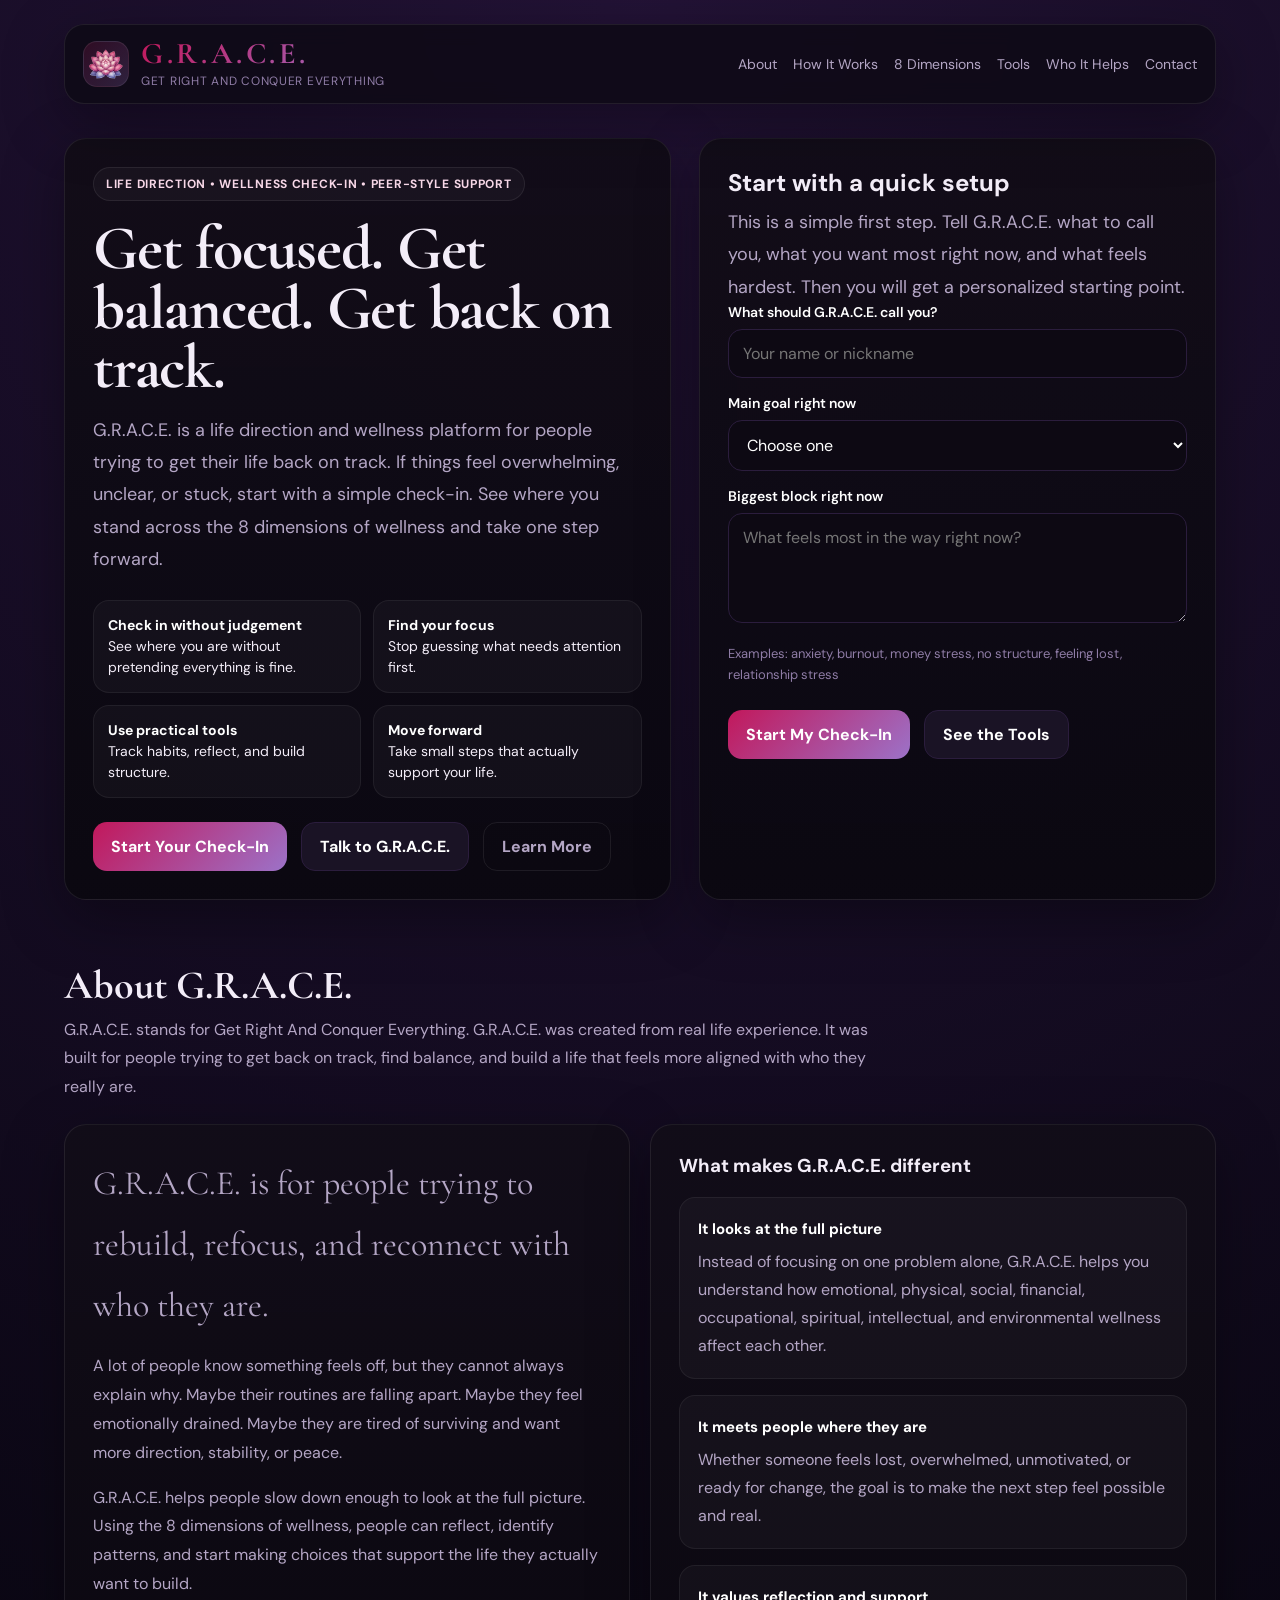
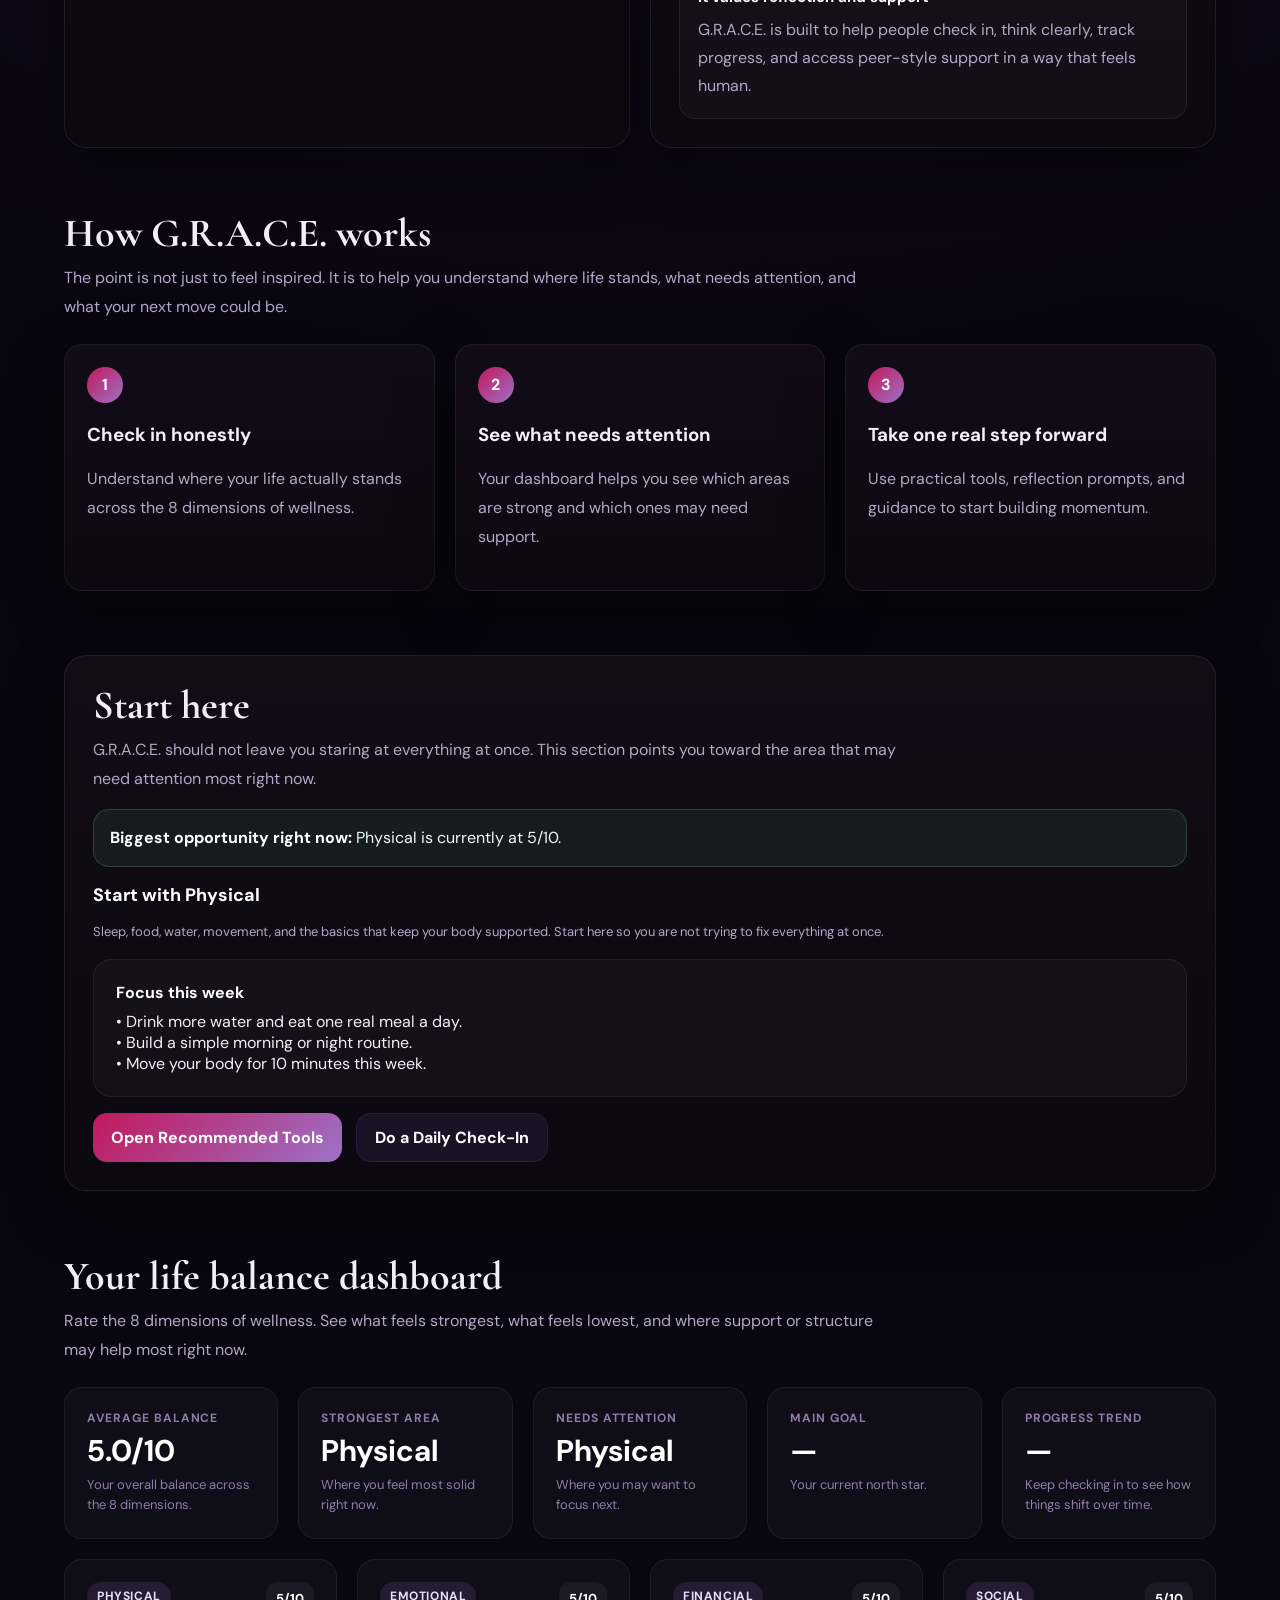
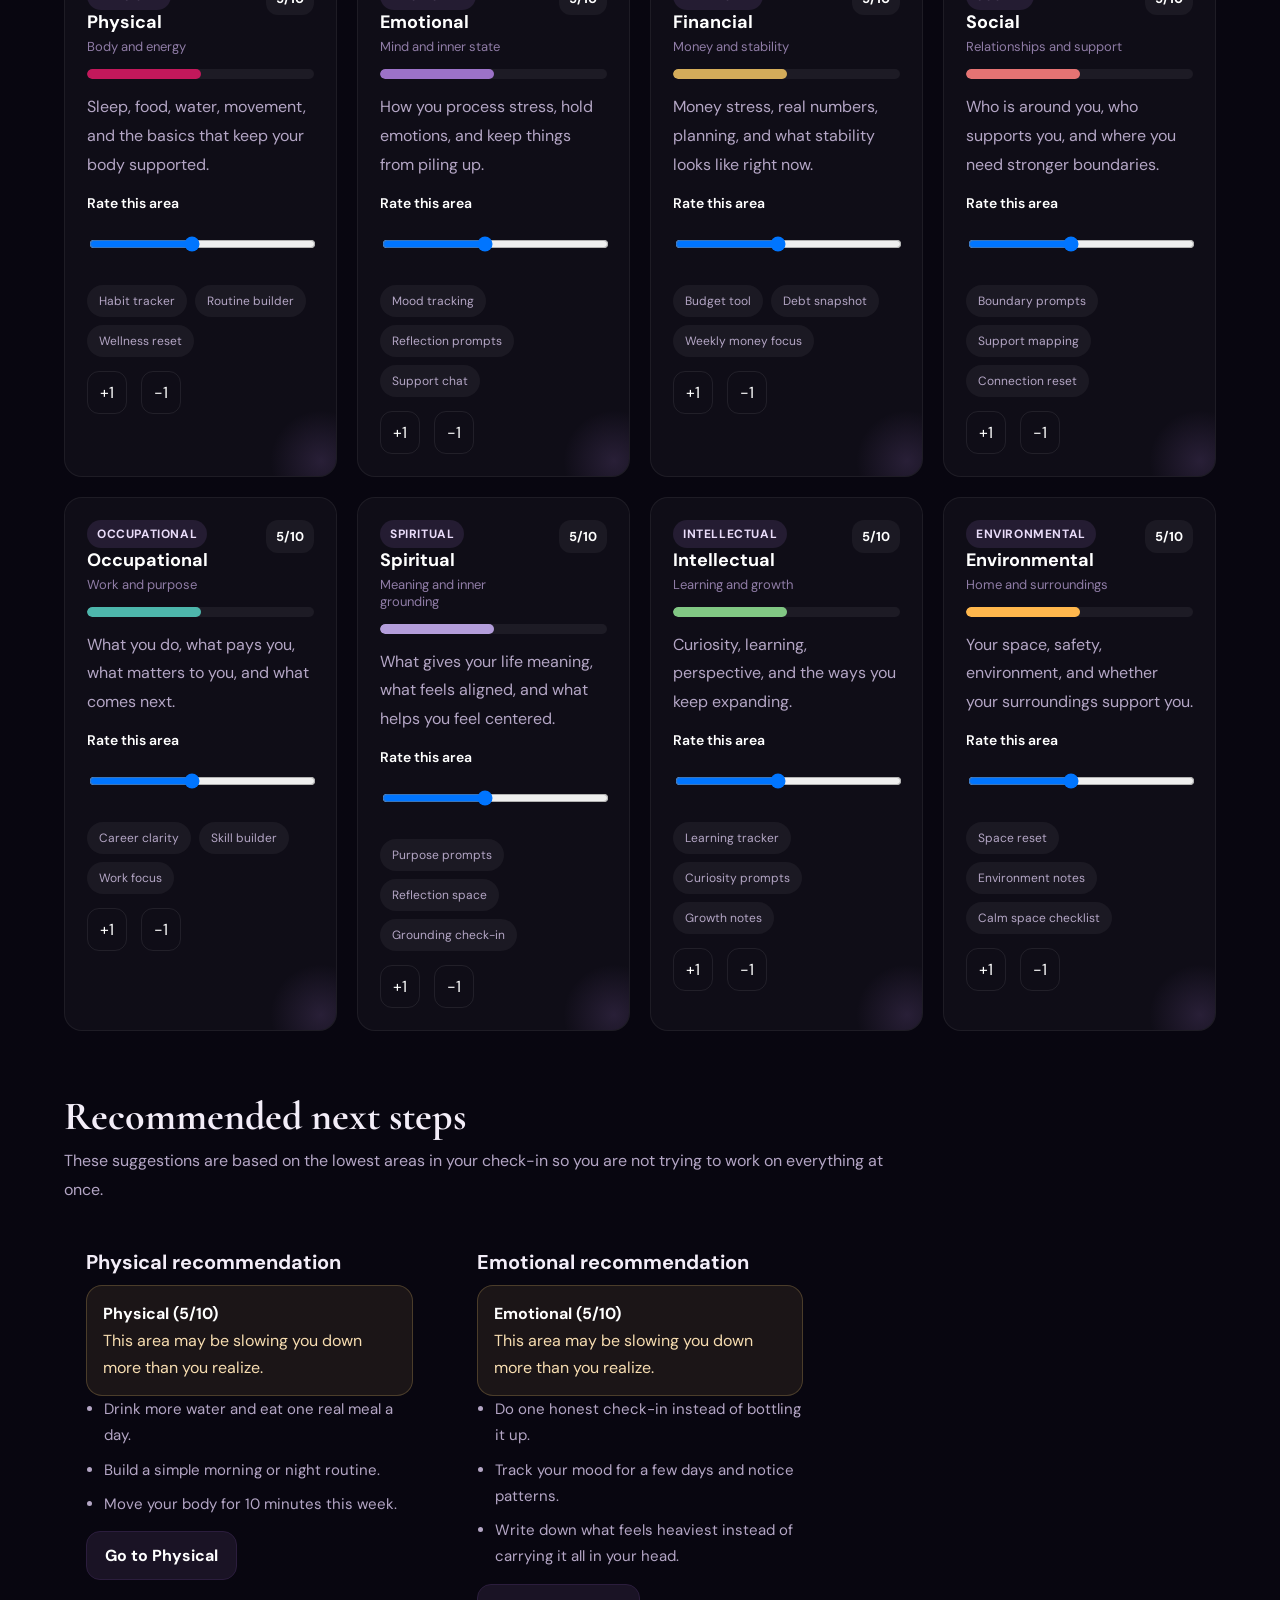
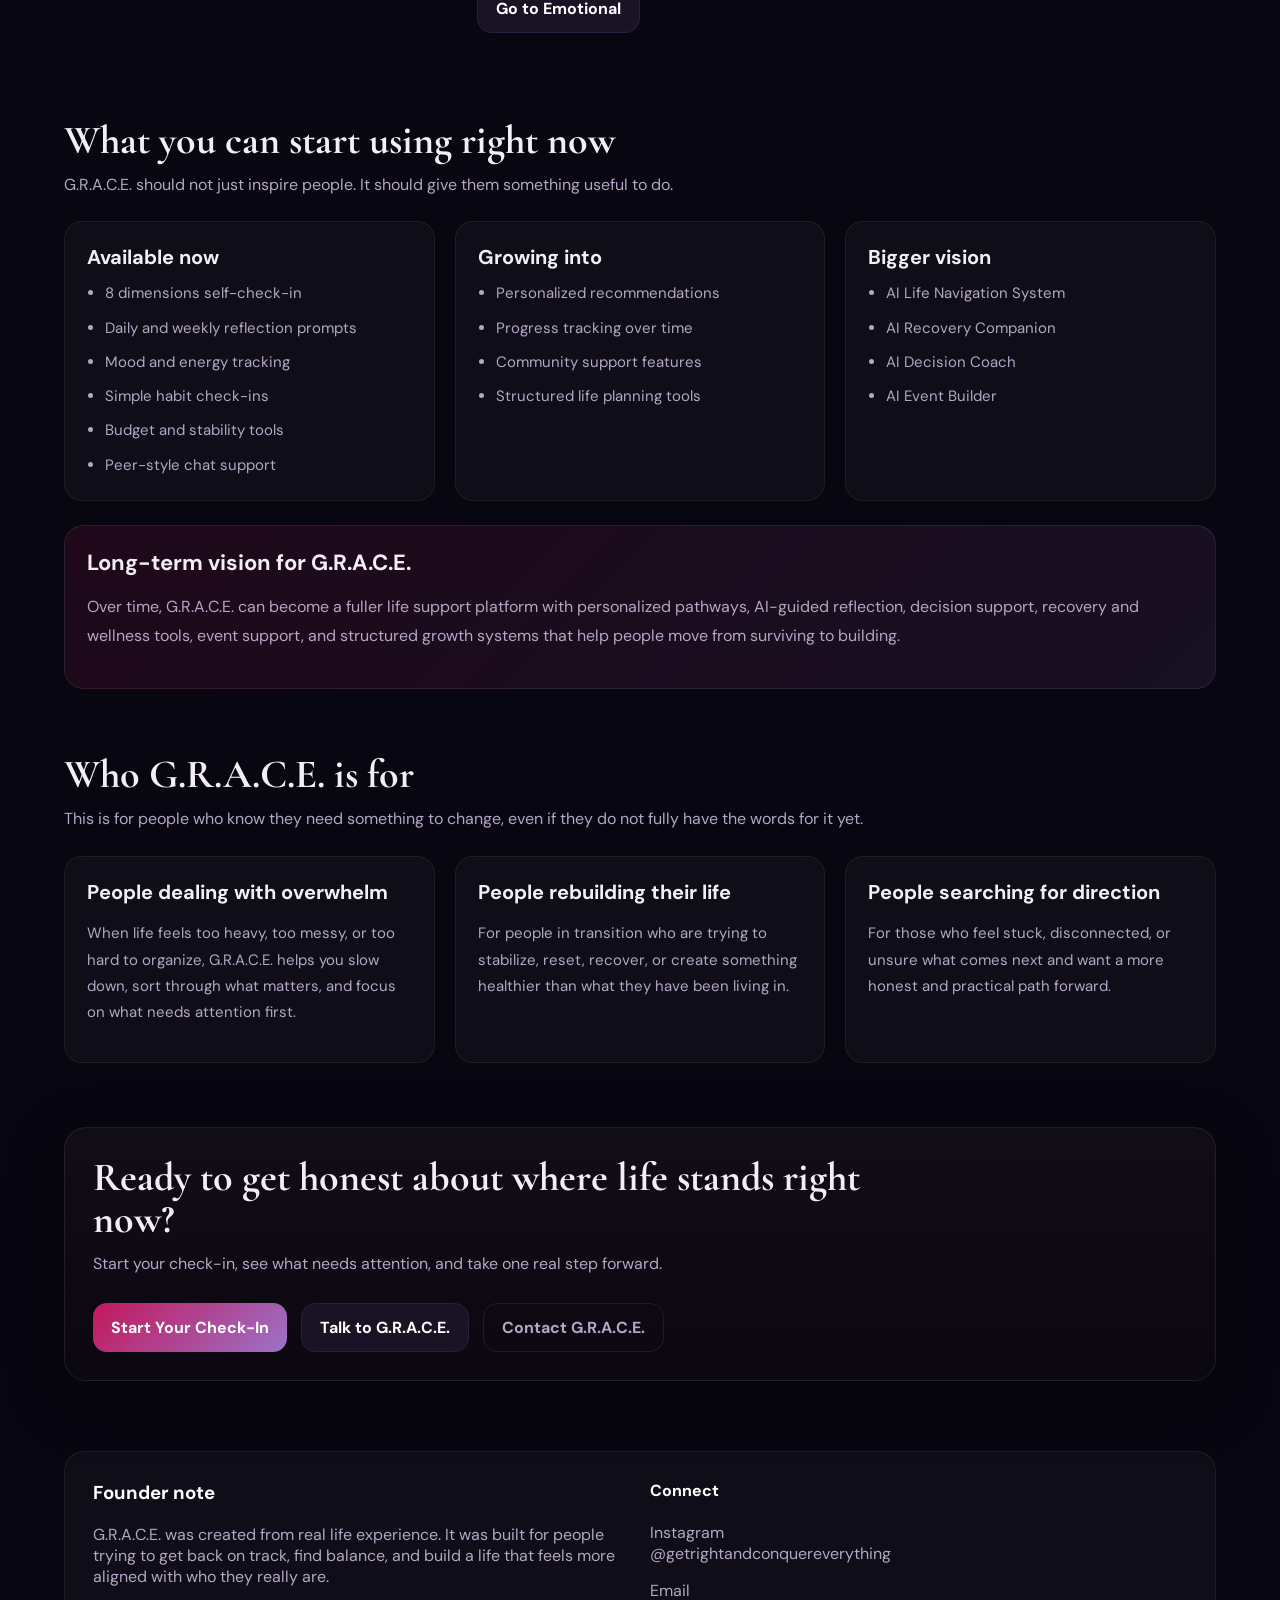
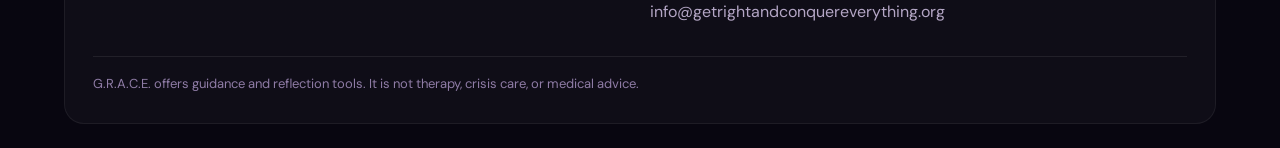
<file: index.html>
<!DOCTYPE html>
<html lang="en">
<head>
  <meta charset="UTF-8" />
  <meta name="viewport" content="width=device-width, initial-scale=1.0" />

  <title>G.R.A.C.E. | Life Direction & 8 Dimensions of Wellness Check-In</title>
  <meta
    name="description"
    content="G.R.A.C.E. helps people who feel stuck, overwhelmed, or off track get honest about where life stands using the 8 dimensions of wellness, reflection tools, check-ins, and peer-style support."
  />
  <meta name="robots" content="index,follow" />
  <link rel="canonical" href="https://getrightandconquereverything.org" />

  <meta property="og:title" content="G.R.A.C.E. | Life Direction & 8 Dimensions of Wellness Check-In" />
  <meta
    property="og:description"
    content="A life direction and wellness platform for people trying to get back on track, find balance, and move forward."
  />
  <meta property="og:type" content="website" />
  <meta property="og:url" content="https://getrightandconquereverything.org" />

  <link rel="preconnect" href="https://fonts.googleapis.com" />
  <link rel="preconnect" href="https://fonts.gstatic.com" crossorigin />
  <link
    href="https://fonts.googleapis.com/css2?family=Cormorant+Garamond:wght@500;600;700&family=DM+Sans:wght@400;500;700&display=swap"
    rel="stylesheet"
  />

  <link rel="stylesheet" href="styles.css" />
</head>
<body>
  <div id="statusMessage" class="status-message hidden" aria-live="polite"></div>

  <div class="app">
    <header class="topbar">
      <div class="brand">
        <div class="logo-wrap">
          <img src="logo.PNG" class="logo" alt="G.R.A.C.E. logo" />
        </div>
        <div class="brand-copy">
          <h2 class="brand-title">G.R.A.C.E.</h2>
          <p class="brand-sub">Get Right And Conquer Everything</p>
        </div>
      </div>

      <nav class="nav" aria-label="Main navigation">
        <a href="#about">About</a>
        <a href="#how">How It Works</a>
        <a href="#dashboard">8 Dimensions</a>
        <a href="#tools">Tools</a>
        <a href="#community">Who It Helps</a>
        <a href="#contact">Contact</a>
      </nav>
    </header>

    <section class="hero">
      <div class="card reveal">
        <div class="eyebrow">Life direction • wellness check-in • peer-style support</div>

        <h1>Get focused. Get balanced. Get back on track.</h1>

        <p>
          G.R.A.C.E. is a life direction and wellness platform for people trying to get their life back on track.
          If things feel overwhelming, unclear, or stuck, start with a simple check-in. See where you stand across
          the 8 dimensions of wellness and take one step forward.
        </p>

        <ul class="hero-list">
          <li><strong>Check in without judgement</strong><br />See where you are without pretending everything is fine.</li>
          <li><strong>Find your focus</strong><br />Stop guessing what needs attention first.</li>
          <li><strong>Use practical tools</strong><br />Track habits, reflect, and build structure.</li>
          <li><strong>Move forward</strong><br />Take small steps that actually support your life.</li>
        </ul>

        <div class="cta-row">
          <button class="btn btn-primary" id="startSetupBtn">Start Your Check-In</button>
          <button class="btn btn-secondary" id="openGraceChatBtn">Talk to G.R.A.C.E.</button>
          <a class="btn btn-ghost" href="#about">Learn More</a>
        </div>
      </div>

      <div class="card reveal" id="setup">
        <h3 class="setup-title">Start with a quick setup</h3>
        <p class="setup-copy">
          This is a simple first step. Tell G.R.A.C.E. what to call you, what you want most right now,
          and what feels hardest. Then you will get a personalized starting point.
        </p>

        <label class="field">
          <span>What should G.R.A.C.E. call you?</span>
          <input
            id="userName"
            class="input"
            type="text"
            placeholder="Your name or nickname"
          />
        </label>

        <label class="field">
          <span>Main goal right now</span>
          <select id="mainGoal" class="select">
            <option value="">Choose one</option>
            <option>Get stable</option>
            <option>Feel more balanced</option>
            <option>Get my life together</option>
            <option>Find direction</option>
            <option>Build better habits</option>
            <option>Improve my mental and emotional well-being</option>
            <option>Get back on track financially</option>
          </select>
        </label>

        <label class="field">
          <span>Biggest block right now</span>
          <textarea
            id="biggestBlock"
            class="textarea"
            placeholder="What feels most in the way right now?"
          ></textarea>
        </label>

        <div class="help-text">
          Examples: anxiety, burnout, money stress, no structure, feeling lost, relationship stress
        </div>

        <div class="cta-row">
          <button class="btn btn-primary" id="saveProfileBtn">Start My Check-In</button>
          <button class="btn btn-secondary" id="jumpToToolsBtn">See the Tools</button>
        </div>

        <div class="result-box" id="profileResult" aria-live="polite"></div>
      </div>
    </section>

    <section class="section" id="about">
      <div class="section-head reveal">
        <h2>About G.R.A.C.E.</h2>
        <p>
          G.R.A.C.E. stands for Get Right And Conquer Everything.
          G.R.A.C.E. was created from real life experience. It was built for people trying to get back on track,
          find balance, and build a life that feels more aligned with who they really are.
        </p>
      </div>

      <div class="grid-2">
        <div class="card reveal">
          <p class="about-quote">
            G.R.A.C.E. is for people trying to rebuild, refocus, and reconnect with who they are.
          </p>

          <p>
            A lot of people know something feels off, but they cannot always explain why. Maybe their routines are
            falling apart. Maybe they feel emotionally drained. Maybe they are tired of surviving and want more
            direction, stability, or peace.
          </p>

          <p>
            G.R.A.C.E. helps people slow down enough to look at the full picture. Using the 8 dimensions of wellness,
            people can reflect, identify patterns, and start making choices that support the life they actually want to build.
          </p>
        </div>

        <div class="card reveal">
          <h3 style="margin-top:0;">What makes G.R.A.C.E. different</h3>

          <div class="timeline">
            <div class="timeline-item">
              <strong>It looks at the full picture</strong>
              Instead of focusing on one problem alone, G.R.A.C.E. helps you understand how emotional, physical, social,
              financial, occupational, spiritual, intellectual, and environmental wellness affect each other.
            </div>

            <div class="timeline-item">
              <strong>It meets people where they are</strong>
              Whether someone feels lost, overwhelmed, unmotivated, or ready for change, the goal is to make the next step feel possible and real.
            </div>

            <div class="timeline-item">
              <strong>It values reflection and support</strong>
              G.R.A.C.E. is built to help people check in, think clearly, track progress, and access peer-style support in a way that feels human.
            </div>
          </div>
        </div>
      </div>
    </section>

    <section class="section" id="how">
      <div class="section-head reveal">
        <h2>How G.R.A.C.E. works</h2>
        <p>
          The point is not just to feel inspired. It is to help you understand where life stands, what needs attention,
          and what your next move could be.
        </p>
      </div>

      <div class="journey-grid">
        <div class="journey-step reveal">
          <div class="journey-number">1</div>
          <h3>Check in honestly</h3>
          <p>
            Understand where your life actually stands across the 8 dimensions of wellness.
          </p>
        </div>

        <div class="journey-step reveal">
          <div class="journey-number">2</div>
          <h3>See what needs attention</h3>
          <p>
            Your dashboard helps you see which areas are strong and which ones may need support.
          </p>
        </div>

        <div class="journey-step reveal">
          <div class="journey-number">3</div>
          <h3>Take one real step forward</h3>
          <p>
            Use practical tools, reflection prompts, and guidance to start building momentum.
          </p>
        </div>
      </div>
    </section>

    <section class="section reveal" id="dashboard">
      <div class="card priority-card">
        <div class="section-head">
          <h2>Start here</h2>
          <p>
            G.R.A.C.E. should not leave you staring at everything at once. This section points you toward the area that may need attention most right now.
          </p>
        </div>

        <div class="notice success" id="priorityIntro">
          Your biggest opportunity right now will show here once your check-in is saved.
        </div>

        <div style="margin-top:16px;">
          <h3 class="priority-title" id="priorityTitle">Your biggest opportunity right now</h3>
          <p class="tiny" id="priorityText">Save your profile and adjust your scores to get a more personal starting point.</p>
        </div>

        <div class="priority-reco" id="focusWeekBox" style="margin-top:16px;">
          <strong style="display:block; margin-bottom:8px;">Focus this week</strong>
          Start with one honest check-in and one small action. You do not need to fix everything at once.
        </div>

        <div class="action-row" style="margin-top:16px;">
          <button class="btn btn-primary" id="priorityBtn">Open Recommended Tools</button>
          <button class="btn btn-secondary" id="priorityCheckinBtn">Do a Daily Check-In</button>
        </div>
      </div>
    </section>

    <section class="section">
      <div class="section-head reveal">
        <h2>Your life balance dashboard</h2>
        <p>
          Rate the 8 dimensions of wellness. See what feels strongest, what feels lowest, and where support or structure may help most right now.
        </p>
      </div>

      <div class="quick-grid">
        <div class="stat-card reveal">
          <div class="label">Average balance</div>
          <div class="metric" id="avgScore">5.0/10</div>
          <div class="tiny">Your overall balance across the 8 dimensions.</div>
        </div>

        <div class="stat-card reveal">
          <div class="label">Strongest area</div>
          <div class="metric" id="bestDimension">—</div>
          <div class="tiny">Where you feel most solid right now.</div>
        </div>

        <div class="stat-card reveal">
          <div class="label">Needs attention</div>
          <div class="metric" id="lowestDimension">—</div>
          <div class="tiny">Where you may want to focus next.</div>
        </div>

        <div class="stat-card reveal">
          <div class="label">Main goal</div>
          <div class="metric" id="goalText">—</div>
          <div class="tiny">Your current north star.</div>
        </div>

        <div class="stat-card reveal">
          <div class="label">Progress trend</div>
          <div class="metric" id="trendScore">—</div>
          <div class="tiny" id="trendText">Keep checking in to see how things shift over time.</div>
        </div>
      </div>

      <div class="dimension-grid" id="dimensionGrid" style="margin-top:20px;"></div>
    </section>

    <section class="section">
      <div class="section-head reveal">
        <h2>Recommended next steps</h2>
        <p>
          These suggestions are based on the lowest areas in your check-in so you are not trying to work on everything at once.
        </p>
      </div>

      <div class="tool-grid" id="personalizedRecoSection"></div>
    </section>

    <section class="section" id="tools">
      <div class="section-head reveal">
        <h2>What you can start using right now</h2>
        <p>
          G.R.A.C.E. should not just inspire people. It should give them something useful to do.
        </p>
      </div>

      <div class="grid-3">
        <div class="mini reveal">
          <h3>Available now</h3>
          <ul>
            <li>8 dimensions self-check-in</li>
            <li>Daily and weekly reflection prompts</li>
            <li>Mood and energy tracking</li>
            <li>Simple habit check-ins</li>
            <li>Budget and stability tools</li>
            <li>Peer-style chat support</li>
          </ul>
        </div>

        <div class="mini reveal">
          <h3>Growing into</h3>
          <ul>
            <li>Personalized recommendations</li>
            <li>Progress tracking over time</li>
            <li>Community support features</li>
            <li>Structured life planning tools</li>
          </ul>
        </div>

        <div class="mini reveal">
          <h3>Bigger vision</h3>
          <ul>
            <li>AI Life Navigation System</li>
            <li>AI Recovery Companion</li>
            <li>AI Decision Coach</li>
            <li>AI Event Builder</li>
          </ul>
        </div>
      </div>

      <div class="feature-callout reveal">
        <h3>Long-term vision for G.R.A.C.E.</h3>
        <p>
          Over time, G.R.A.C.E. can become a fuller life support platform with personalized pathways,
          AI-guided reflection, decision support, recovery and wellness tools, event support, and structured growth systems
          that help people move from surviving to building.
        </p>
      </div>
    </section>

    <section class="section" id="community">
      <div class="section-head reveal">
        <h2>Who G.R.A.C.E. is for</h2>
        <p>
          This is for people who know they need something to change, even if they do not fully have the words for it yet.
        </p>
      </div>

      <div class="grid-3">
        <div class="mini reveal">
          <h3>People dealing with overwhelm</h3>
          <p>
            When life feels too heavy, too messy, or too hard to organize, G.R.A.C.E. helps you slow down, sort through what matters, and focus on what needs attention first.
          </p>
        </div>

        <div class="mini reveal">
          <h3>People rebuilding their life</h3>
          <p>
            For people in transition who are trying to stabilize, reset, recover, or create something healthier than what they have been living in.
          </p>
        </div>

        <div class="mini reveal">
          <h3>People searching for direction</h3>
          <p>
            For those who feel stuck, disconnected, or unsure what comes next and want a more honest and practical path forward.
          </p>
        </div>
      </div>
    </section>

    <section class="section">
      <div class="card cta-panel reveal">
        <div class="section-head" style="margin-bottom:14px;">
          <h2>Ready to get honest about where life stands right now?</h2>
          <p>
            Start your check-in, see what needs attention, and take one real step forward.
          </p>
        </div>

        <div class="cta-row">
          <button class="btn btn-primary" id="startSetupBtn2">Start Your Check-In</button>
          <button class="btn btn-secondary" id="openGraceChatBtn2">Talk to G.R.A.C.E.</button>
          <a class="btn btn-ghost" href="#contact">Contact G.R.A.C.E.</a>
        </div>
      </div>
    </section>

    <footer class="footer reveal" id="contact">
      <div class="footer-grid">
        <div>
          <h3>Founder note</h3>
          <p>
            G.R.A.C.E. was created from real life experience. It was built for people trying to get back on track,
            find balance, and build a life that feels more aligned with who they really are.
          </p>
        </div>

        <div>
          <h4>Connect</h4>
          <p>
            Instagram<br />
            <a href="https://instagram.com/getrightandconquereverything" target="_blank" rel="noopener noreferrer">
              @getrightandconquereverything
            </a>
          </p>

          <p>
            Email<br />
            <a href="mailto:info@getrightandconquereverything.org">
              info@getrightandconquereverything.org
            </a>
          </p>
        </div>
      </div>

      <div class="small-note">
        G.R.A.C.E. offers guidance and reflection tools. It is not therapy, crisis care, or medical advice.
      </div>
    </footer>
  </div>

  <div class="chat-drawer hidden" id="chatDrawer" role="dialog" aria-modal="true" aria-labelledby="chatTitle">
    <div class="chat-window">
      <div class="chat-header">
        <div>
          <h2 id="chatTitle">Talk to G.R.A.C.E.</h2>
          <div class="tiny">Grounded check-in. Peer-style support. One clear next step.</div>
        </div>
        <button class="btn btn-secondary" id="closeChatBtn" aria-label="Close chat">Close</button>
      </div>

      <div class="notice" style="margin-bottom:12px;">
        G.R.A.C.E. offers guidance and reflection tools. It is not therapy, crisis care, or medical advice.
      </div>

      <div class="tiny" style="margin-bottom:12px;">
        You do not need perfect words. Just start where you are.
      </div>

      <div class="pill-row" id="chatPromptRow" style="margin-bottom:12px;">
        <button class="ghost-btn chat-prompt" data-prompt="I feel stuck and need help figuring out where to start.">I feel stuck</button>
        <button class="ghost-btn chat-prompt" data-prompt="I am overwhelmed and need help slowing things down.">I am overwhelmed</button>
        <button class="ghost-btn chat-prompt" data-prompt="I need direction. I do not know what to focus on first.">I need direction</button>
        <button class="ghost-btn chat-prompt" data-prompt="Help me make a decision.">Help me decide</button>
        <button class="ghost-btn chat-prompt" data-prompt="I do not know where to start.">I do not know where to start</button>
      </div>

      <div id="chatMessages" class="chat-messages"></div>

      <div class="chat-input-wrap">
        <textarea id="chatInput" class="textarea" placeholder="What is going on right now?"></textarea>
        <button class="btn btn-primary" id="sendChatBtn">Send</button>
      </div>
    </div>
  </div>

  <script src="app.js"></script>
</body>
</html>
</file>
<file: styles.css>
:root {
  --bg: #080610;
  --bg-soft: #100b17;
  --panel: #120d18;
  --panel-2: #171021;
  --line: #2b1d3d;
  --line-soft: rgba(255, 255, 255, 0.08);
  --text: #f3edf8;
  --muted: #b4a6c5;
  --muted-2: #8f7ca6;
  --pink: #c2185b;
  --purple: #9c72c8;
  --lav: #b39ddb;
  --purple-soft: rgba(156, 114, 200, 0.15);
  --success: #7dd3a7;
  --warning: #f7c66f;
  --danger: #ff8b9e;
  --shadow: 0 18px 60px rgba(0, 0, 0, 0.35);
  --radius: 22px;
  --radius-sm: 16px;
  --max: 1200px;
}

* {
  box-sizing: border-box;
}

html {
  scroll-behavior: smooth;
}

body {
  margin: 0;
  color: var(--text);
  font-family: "DM Sans", sans-serif;
  background:
    radial-gradient(circle at top, rgba(80, 41, 124, 0.35) 0%, rgba(8, 6, 16, 0.9) 30%),
    linear-gradient(180deg, #0a0610 0%, #080610 100%);
}

a {
  color: inherit;
  text-decoration: none;
}

img {
  max-width: 100%;
  display: block;
}

button,
input,
textarea,
select {
  font: inherit;
}

button {
  cursor: pointer;
}

a:focus-visible,
button:focus-visible,
input:focus-visible,
textarea:focus-visible,
select:focus-visible {
  outline: 3px solid #fff;
  outline-offset: 3px;
}

.hidden {
  display: none !important;
}

.app {
  max-width: var(--max);
  margin: 0 auto;
  padding: 24px;
}

.topbar {
  position: sticky;
  top: 12px;
  z-index: 100;
  display: flex;
  align-items: center;
  justify-content: space-between;
  gap: 20px;
  padding: 14px 18px;
  margin-bottom: 34px;
  border: 1px solid var(--line-soft);
  border-radius: 20px;
  background: rgba(15, 10, 23, 0.9);
  backdrop-filter: blur(10px);
  box-shadow: var(--shadow);
}

.brand {
  display: flex;
  align-items: center;
  gap: 12px;
  min-width: 0;
}

.logo-wrap {
  width: 46px;
  height: 46px;
  border-radius: 14px;
  display: grid;
  place-items: center;
  background: linear-gradient(135deg, rgba(194, 24, 91, 0.18), rgba(156, 114, 200, 0.22));
  border: 1px solid rgba(255, 255, 255, 0.08);
  flex-shrink: 0;
}

.logo {
  width: 34px;
  height: 34px;
  object-fit: contain;
}

.brand-copy {
  min-width: 0;
}

.brand-title {
  margin: 0;
  font-family: "Cormorant Garamond", serif;
  font-size: 30px;
  line-height: 1;
  letter-spacing: 0.12em;
  background: linear-gradient(135deg, var(--pink), var(--purple));
  -webkit-background-clip: text;
  -webkit-text-fill-color: transparent;
}

.brand-sub {
  margin: 4px 0 0;
  font-size: 12px;
  color: var(--muted-2);
  letter-spacing: 0.06em;
  text-transform: uppercase;
}

.nav {
  display: flex;
  flex-wrap: wrap;
  justify-content: flex-end;
  gap: 16px;
  font-size: 14px;
  color: var(--muted);
}

.nav a {
  transition: color 0.2s ease;
}

.nav a:hover {
  color: #fff;
}

.hero {
  display: grid;
  grid-template-columns: 1.08fr 0.92fr;
  gap: 28px;
  align-items: stretch;
}

.card {
  background: linear-gradient(180deg, rgba(18, 13, 24, 0.96), rgba(11, 8, 17, 0.98));
  border: 1px solid var(--line-soft);
  border-radius: var(--radius);
  padding: 28px;
  box-shadow: var(--shadow);
}

.eyebrow {
  display: inline-flex;
  align-items: center;
  gap: 8px;
  margin-bottom: 18px;
  padding: 8px 12px;
  font-size: 12px;
  font-weight: 700;
  color: #f8d8e8;
  letter-spacing: 0.06em;
  text-transform: uppercase;
  border: 1px solid rgba(255, 255, 255, 0.08);
  border-radius: 999px;
  background: rgba(255, 255, 255, 0.03);
}

.hero h1 {
  margin: 0 0 16px;
  font-family: "Cormorant Garamond", serif;
  font-size: 62px;
  line-height: 0.96;
  letter-spacing: -0.02em;
}

.hero p,
.section p {
  color: var(--muted);
  line-height: 1.8;
}

.hero p {
  margin: 0;
  font-size: 18px;
}

.hero strong,
.section strong {
  color: #fff;
}

.hero-list {
  display: grid;
  grid-template-columns: repeat(2, minmax(0, 1fr));
  gap: 12px;
  margin: 24px 0 0;
  padding: 0;
  list-style: none;
}

.hero-list li,
.mini,
.stat-card,
.dimension-card,
.priority-reco {
  background: rgba(255, 255, 255, 0.03);
  border: 1px solid rgba(255, 255, 255, 0.06);
}

.hero-list li {
  padding: 14px;
  border-radius: 16px;
  color: var(--text);
  font-size: 14px;
  line-height: 1.5;
}

.cta-row,
.action-row,
.dimension-actions {
  display: flex;
  flex-wrap: wrap;
  gap: 14px;
}

.cta-row {
  margin-top: 24px;
}

.btn {
  appearance: none;
  border: none;
  border-radius: 14px;
  padding: 13px 18px;
  font-weight: 700;
  transition: transform 0.18s ease, opacity 0.18s ease, border-color 0.18s ease;
}

.btn:hover {
  transform: translateY(-1px);
}

.btn-primary {
  color: #fff;
  background: linear-gradient(135deg, var(--pink), var(--purple));
}

.btn-secondary {
  color: #fff;
  background: #1a1325;
  border: 1px solid var(--line);
}

.btn-ghost,
.ghost-btn {
  color: var(--muted);
  background: transparent;
  border: 1px solid rgba(255, 255, 255, 0.08);
}

.ghost-btn {
  border-radius: 12px;
  padding: 10px 12px;
  color: #fff;
}

.trust-row,
.pill-row,
.tag-row {
  display: flex;
  flex-wrap: wrap;
  gap: 12px;
}

.trust-row {
  margin-top: 24px;
}

.trust-pill,
.tag,
.dimension-tag {
  border-radius: 999px;
  font-size: 13px;
}

.trust-pill {
  padding: 10px 12px;
  background: rgba(255, 255, 255, 0.03);
  border: 1px solid rgba(255, 255, 255, 0.07);
  color: var(--muted);
}

.setup-title {
  margin: 0 0 8px;
  font-size: 24px;
}

.setup-copy {
  margin: 0 0 20px;
  color: var(--muted);
  line-height: 1.7;
}

.field {
  display: block;
  margin-bottom: 16px;
}

.field span {
  display: block;
  margin-bottom: 8px;
  font-size: 14px;
  font-weight: 600;
  color: #fff;
}

.input,
.select,
.textarea,
.range {
  width: 100%;
  padding: 13px 14px;
  border-radius: 14px;
  background: #0d0913;
  color: #fff;
  border: 1px solid #2b1d3d;
  outline: none;
  transition: border-color 0.2s ease, box-shadow 0.2s ease;
}

.input:focus,
.select:focus,
.textarea:focus,
.range:focus {
  border-color: #7b52ab;
  box-shadow: 0 0 0 3px rgba(156, 114, 200, 0.15);
}

.textarea {
  min-height: 110px;
  resize: vertical;
}

.help-text,
.tiny {
  font-size: 13px;
  color: var(--muted-2);
  line-height: 1.6;
}

.result-box,
.notice,
.status-message {
  border-radius: 16px;
  line-height: 1.7;
}

.result-box {
  display: none;
  margin-top: 18px;
  padding: 16px;
  background: rgba(125, 211, 167, 0.08);
  border: 1px solid rgba(125, 211, 167, 0.22);
  color: #eafbf1;
}

.notice {
  padding: 14px 16px;
  background: rgba(247, 198, 111, 0.08);
  border: 1px solid rgba(247, 198, 111, 0.22);
  color: #f7ddb1;
}

.notice.success {
  background: rgba(125, 211, 167, 0.08);
  border-color: rgba(125, 211, 167, 0.22);
  color: #eafbf1;
}

.notice.danger {
  background: rgba(255, 139, 158, 0.08);
  border-color: rgba(255, 139, 158, 0.22);
  color: #ffe2e8;
}

.section {
  margin-top: 64px;
}

.section-head {
  max-width: 820px;
  margin-bottom: 22px;
}

.section-head h2 {
  margin: 0 0 10px;
  font-family: "Cormorant Garamond", serif;
  font-size: 40px;
  line-height: 1.05;
}

.section-head p {
  margin: 0;
  font-size: 16px;
}

.grid-2,
.grid-3,
.quick-grid,
.dimension-grid,
.tool-grid,
.journey-grid,
.footer-grid {
  display: grid;
  gap: 20px;
}

.grid-2,
.footer-grid {
  grid-template-columns: repeat(2, minmax(0, 1fr));
}

.grid-3,
.journey-grid,
.tool-grid {
  grid-template-columns: repeat(3, minmax(0, 1fr));
}

.quick-grid {
  grid-template-columns: repeat(5, minmax(0, 1fr));
}

.dimension-grid {
  grid-template-columns: repeat(4, minmax(0, 1fr));
}

.mini,
.stat-card,
.dimension-card,
.journey-step,
.tool-card,
.checkline,
.priority-reco {
  border-radius: 18px;
  padding: 22px;
  height: 100%;
}

.mini h3,
.stat-card h3,
.tool-card h3 {
  margin: 0 0 10px;
  font-size: 20px;
}

.mini ul,
.tool-card ul {
  margin: 0;
  padding-left: 18px;
}

.mini li,
.tool-card li,
.mini p,
.tool-card p {
  color: var(--muted);
  line-height: 1.75;
  font-size: 15px;
}

.mini li + li,
.tool-card li + li {
  margin-top: 8px;
}

.about-quote {
  font-family: "Cormorant Garamond", serif;
  font-size: 34px;
  line-height: 1.2;
  margin: 0 0 14px;
}

.timeline {
  display: grid;
  gap: 16px;
  margin-top: 18px;
}

.timeline-item {
  padding: 18px;
  border-radius: 16px;
  background: rgba(255, 255, 255, 0.03);
  border: 1px solid rgba(255, 255, 255, 0.06);
  color: var(--muted);
  line-height: 1.75;
}

.timeline-item strong {
  display: block;
  margin-bottom: 6px;
  font-size: 15px;
  color: #fff;
}

.journey-step {
  background: linear-gradient(180deg, rgba(17, 12, 24, 0.98), rgba(13, 9, 18, 0.98));
  border: 1px solid rgba(255, 255, 255, 0.06);
  box-shadow: var(--shadow);
}

.journey-number {
  width: 36px;
  height: 36px;
  display: grid;
  place-items: center;
  margin-bottom: 14px;
  border-radius: 999px;
  font-weight: 700;
  color: white;
  background: linear-gradient(135deg, var(--pink), var(--purple));
}

.stat-card .label,
.label {
  display: block;
  margin-bottom: 8px;
  font-size: 12px;
  text-transform: uppercase;
  letter-spacing: 0.08em;
  color: var(--muted-2);
  font-weight: 700;
}

.metric {
  font-size: 30px;
  font-weight: 700;
  color: #fff;
  line-height: 1.1;
  margin-bottom: 8px;
}

.priority-card .section-head {
  margin-bottom: 16px;
}

.priority-title {
  margin: 0 0 10px;
  font-size: 18px;
  color: #fff;
}

.dimension-card {
  position: relative;
  overflow: hidden;
  display: flex;
  flex-direction: column;
  gap: 14px;
}

.dimension-card::after {
  content: "";
  position: absolute;
  inset: auto -40px -40px auto;
  width: 110px;
  height: 110px;
  background: radial-gradient(circle, rgba(156, 114, 200, 0.18), transparent 65%);
  pointer-events: none;
}

.dimension-top {
  display: flex;
  justify-content: space-between;
  gap: 12px;
  align-items: flex-start;
}

.dimension-name {
  margin: 0 0 4px;
  font-size: 18px;
  color: #fff;
}

.dimension-sub {
  font-size: 13px;
  color: var(--muted-2);
}

.dimension-score {
  padding: 8px 10px;
  border-radius: 12px;
  background: rgba(255, 255, 255, 0.05);
  font-weight: 700;
  color: #fff;
  font-size: 13px;
}

.dimension-tag {
  display: inline-block;
  padding: 6px 10px;
  background: var(--purple-soft);
  color: #e9dcf9;
  font-weight: 700;
  letter-spacing: 0.05em;
  text-transform: uppercase;
  font-size: 12px;
}

.progress-track {
  height: 10px;
  background: rgba(255, 255, 255, 0.06);
  border-radius: 999px;
  overflow: hidden;
}

.progress-fill {
  height: 100%;
  border-radius: 999px;
  transition: width 0.25s ease;
}

.tag-row {
  gap: 8px;
}

.tag {
  display: inline-flex;
  align-items: center;
  gap: 8px;
  padding: 8px 12px;
  background: rgba(255, 255, 255, 0.05);
  color: var(--muted);
  margin: 0;
  font-size: 12px;
}

.feature-callout {
  margin-top: 24px;
  padding: 22px;
  border-radius: 20px;
  background: linear-gradient(135deg, rgba(194, 24, 91, 0.12), rgba(156, 114, 200, 0.1));
  border: 1px solid rgba(255, 255, 255, 0.08);
}

.feature-callout h3 {
  margin: 0 0 10px;
  font-size: 22px;
}

.cta-panel h2 {
  margin-top: 0;
}

.chat-drawer {
  position: fixed;
  inset: 0;
  z-index: 200;
  display: flex;
  align-items: center;
  justify-content: center;
  padding: 20px;
  background: rgba(5, 4, 8, 0.78);
  backdrop-filter: blur(4px);
}

.chat-window {
  width: min(980px, 100%);
  max-height: 90vh;
  overflow: auto;
  border-radius: 26px;
  background: linear-gradient(180deg, #130f1b, #0d0912);
  border: 1px solid rgba(255, 255, 255, 0.08);
  box-shadow: var(--shadow);
  padding: 24px;
}

.chat-header {
  display: flex;
  justify-content: space-between;
  align-items: flex-start;
  gap: 18px;
  margin-bottom: 20px;
}

.chat-header h2 {
  margin: 0 0 6px;
  font-family: "Cormorant Garamond", serif;
  font-size: 36px;
}

.chat-messages {
  min-height: 250px;
  max-height: 380px;
  overflow-y: auto;
  display: flex;
  flex-direction: column;
  gap: 12px;
  padding: 10px 0;
  margin-bottom: 16px;
}

.chat-bubble {
  max-width: 82%;
  padding: 14px 16px;
  border-radius: 16px;
  line-height: 1.7;
  font-size: 14px;
  white-space: pre-wrap;
}

.chat-bubble.assistant {
  background: #120d18;
  border: 1px solid var(--line);
  color: #d8cde6;
  align-self: flex-start;
}

.chat-bubble.user {
  background: linear-gradient(135deg, var(--pink), var(--purple));
  color: #fff;
  align-self: flex-end;
}

.chat-input-wrap {
  display: grid;
  gap: 12px;
}

.chat-prompt {
  white-space: normal;
  text-align: left;
}

.footer {
  margin-top: 70px;
  padding: 28px;
  border-radius: 20px;
  background: rgba(255, 255, 255, 0.03);
  border: 1px solid rgba(255, 255, 255, 0.06);
  color: var(--muted);
}

.footer h3,
.footer h4 {
  margin-top: 0;
  color: #fff;
}

.small-note {
  margin-top: 18px;
  padding-top: 16px;
  border-top: 1px solid rgba(255, 255, 255, 0.08);
  font-size: 13px;
  line-height: 1.7;
  color: var(--muted-2);
}

.status-message {
  position: fixed;
  right: 20px;
  bottom: 20px;
  padding: 12px 16px;
  background: #1a1325;
  border: 1px solid var(--line);
  color: var(--text);
  box-shadow: var(--shadow);
  z-index: 999;
}

.reveal {
  opacity: 0;
  transform: translateY(16px);
  transition: opacity 0.45s ease, transform 0.45s ease;
}

.reveal.visible {
  opacity: 1;
  transform: translateY(0);
}

@media (max-width: 1100px) {
  .quick-grid {
    grid-template-columns: repeat(3, minmax(0, 1fr));
  }

  .dimension-grid {
    grid-template-columns: repeat(2, minmax(0, 1fr));
  }

  .tool-grid,
  .grid-3,
  .journey-grid {
    grid-template-columns: repeat(2, minmax(0, 1fr));
  }
}

@media (max-width: 980px) {
  .hero,
  .grid-2,
  .grid-3,
  .journey-grid,
  .footer-grid,
  .quick-grid,
  .tool-grid,
  .dimension-grid {
    grid-template-columns: 1fr;
  }

  .hero h1 {
    font-size: 48px;
  }

  .nav {
    display: none;
  }

  .topbar {
    padding: 14px;
  }
}

@media (max-width: 640px) {
  .app {
    padding: 16px;
  }

  .card,
  .mini,
  .journey-step,
  .footer,
  .stat-card,
  .dimension-card,
  .tool-card,
  .chat-window {
    padding: 20px;
  }

  .hero h1 {
    font-size: 42px;
  }

  .section-head h2 {
    font-size: 34px;
  }

  .hero-list {
    grid-template-columns: 1fr;
  }

  .brand-title {
    font-size: 25px;
  }

  .chat-header {
    flex-direction: column;
  }
}
</file>
